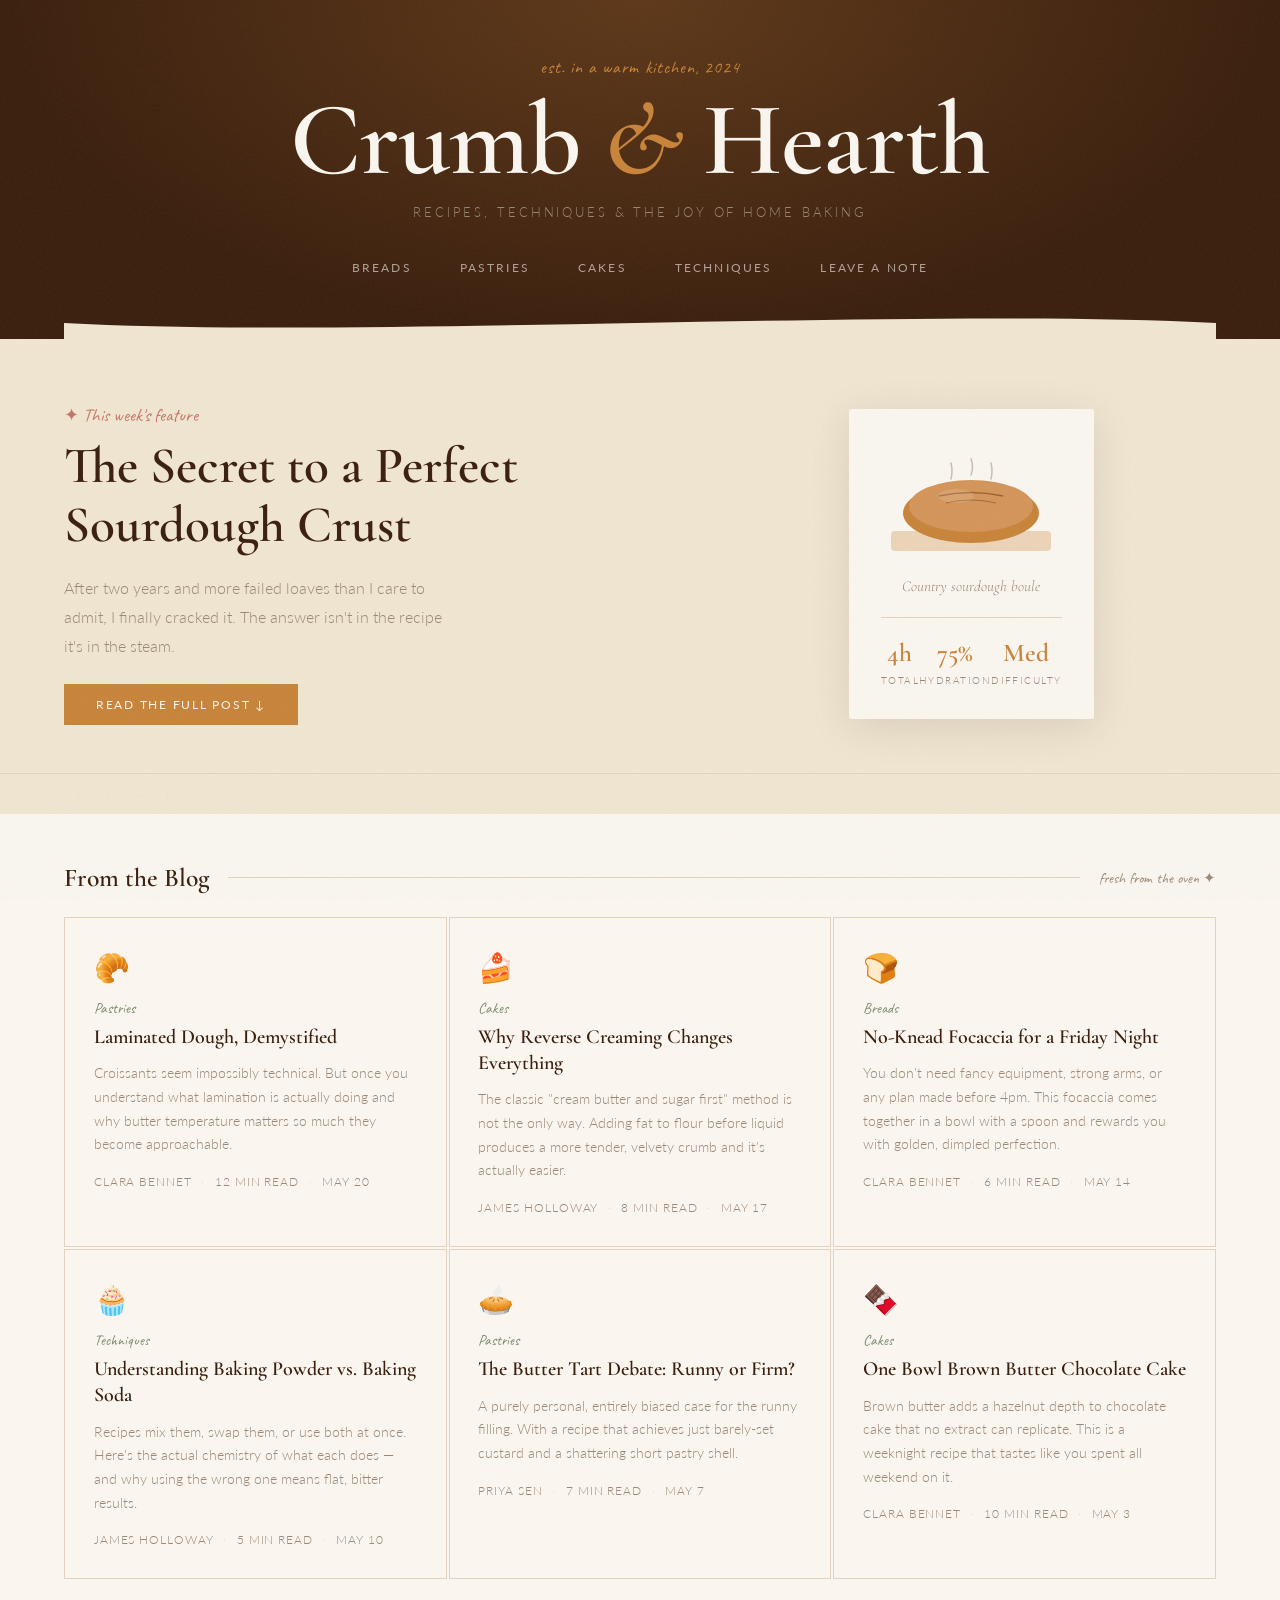
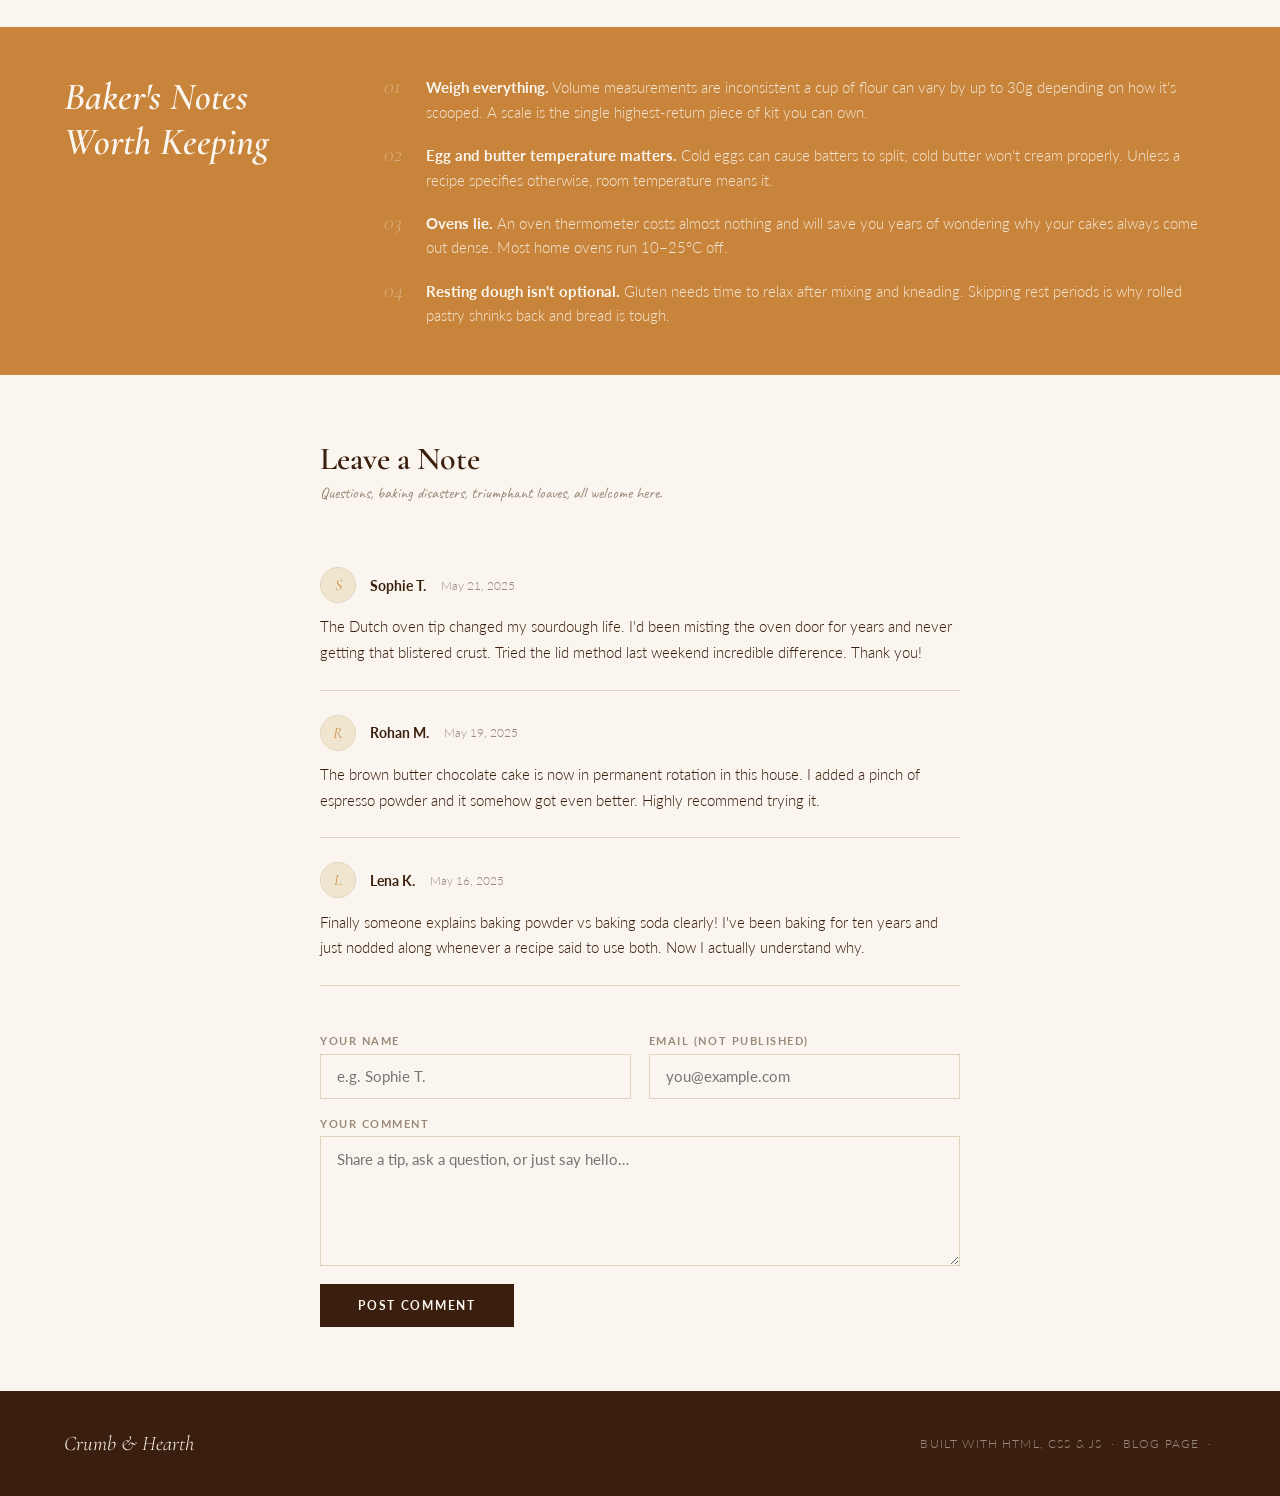
<file: index.html>
<!doctype html>
<html lang="en">
  <head>
    <meta charset="UTF-8" />
    <meta name="viewport" content="width=device-width, initial-scale=1.0" />
    <title>Crumb & Hearth - A Baking Blog</title>
    <link rel="preconnect" href="https://fonts.googleapis.com" />
    <link
      href="https://fonts.googleapis.com/css2?family=Cormorant+Garamond:ital,wght@0,400;0,600;1,400;1,600&family=Lato:wght@300;400;700&family=Caveat:wght@500&display=swap"
      rel="stylesheet"
    />
    <link rel="stylesheet" href="style.css" />
  </head>
  <body>
    <!-- HEADER -->
    <header>
      <p class="header-eyebrow">est. in a warm kitchen, 2024</p>
      <h1>Crumb <em>&</em> Hearth</h1>
      <p class="sub">Recipes, techniques &amp; the joy of home baking</p>
      <nav>
        <a href="#">Breads</a>
        <a href="#">Pastries</a>
        <a href="#">Cakes</a>
        <a href="#">Techniques</a>
        <a href="#leave-a-note">Leave a Note</a>
      </nav>
      <svg
        class="wave-divider"
        viewBox="0 0 1440 40"
        preserveAspectRatio="none"
        xmlns="http://www.w3.org/2000/svg"
      >
        <path
          d="M0,20 C360,40 1080,0 1440,20 L1440,40 L0,40 Z"
          fill="#f0e6d0"
        />
      </svg>
    </header>

    <!-- HERO -->
    <section class="hero">
      <div class="hero-text">
        <span class="tag">✦ This week's feature</span>
        <h2>
          <a href="#" onclick="toggleFull(event, 'hero-full')"
            >The Secret to a Perfect Sourdough Crust</a
          >
        </h2>
        <p>
          After two years and more failed loaves than I care to admit, I finally
          cracked it. The answer isn't in the recipe it's in the steam.
        </p>
        <div class="post-full-text" id="hero-full">
          The oven spring that dramatic bloom your loaf takes in the first ten
          minutes of baking happens only when the surface of the dough stays
          moist enough to keep expanding. A dry oven sets the crust too early,
          and you get a dense, pale brick. The solution bakers have used for
          centuries is steam. At home, the simplest method is a Dutch oven: the
          lid traps the bread's own moisture, creating a micro-steam
          environment. Remove the lid for the final twenty minutes to brown and
          blister. The result? A deep mahogany crust that shatters when you cut
          it, with a chewy, open crumb that makes even plain butter taste like
          something worth writing home about.
        </div>
        <button
          class="read-btn"
          onclick="toggleFull(event, 'hero-full')"
          id="btn-hero-full"
        >
          Read the full post ↓
        </button>
      </div>
      <div class="hero-visual">
        <div class="bread-card">
          <!-- Illustrated sourdough loaf -->
          <svg viewBox="0 0 180 120" xmlns="http://www.w3.org/2000/svg">
            <!-- cutting board -->
            <rect
              x="10"
              y="90"
              width="160"
              height="20"
              rx="4"
              fill="#c8843a"
              opacity="0.3"
            />
            <!-- loaf body -->
            <ellipse cx="90" cy="72" rx="68" ry="30" fill="#c8843a" />
            <ellipse cx="90" cy="65" rx="62" ry="26" fill="#d4955a" />
            <!-- score marks -->
            <path
              d="M58,55 Q90,48 122,55"
              stroke="#7a4019"
              stroke-width="1.5"
              fill="none"
              opacity="0.6"
            />
            <path
              d="M65,62 Q90,56 115,62"
              stroke="#7a4019"
              stroke-width="1.2"
              fill="none"
              opacity="0.5"
            />
            <!-- highlight -->
            <ellipse
              cx="75"
              cy="55"
              rx="18"
              ry="7"
              fill="white"
              opacity="0.12"
            />
            <!-- steam wisps -->
            <path
              d="M70,38 Q72,30 70,22"
              stroke="#9a8878"
              stroke-width="1.5"
              fill="none"
              stroke-linecap="round"
              opacity="0.5"
            />
            <path
              d="M90,34 Q93,26 90,18"
              stroke="#9a8878"
              stroke-width="1.5"
              fill="none"
              stroke-linecap="round"
              opacity="0.5"
            />
            <path
              d="M110,38 Q112,30 110,22"
              stroke="#9a8878"
              stroke-width="1.5"
              fill="none"
              stroke-linecap="round"
              opacity="0.5"
            />
          </svg>
          <p
            style="
              font-family: &quot;Cormorant Garamond&quot;, serif;
              font-style: italic;
              font-size: 0.95rem;
              color: var(--muted);
              margin-top: 0.8rem;
            "
          >
            Country sourdough boule
          </p>
          <div class="recipe-stats">
            <div class="stat">
              <span class="val">4h</span><span class="lbl">Total</span>
            </div>
            <div class="stat">
              <span class="val">75%</span><span class="lbl">Hydration</span>
            </div>
            <div class="stat">
              <span class="val">Med</span><span class="lbl">Difficulty</span>
            </div>
          </div>
        </div>
      </div>
    </section>

    <!-- POST GRID -->

    <div id="blog-stats" class="blog-stats">
      <span class="stat-posts"></span>
      <span class="stats-dot">·</span>
      <span class="stat-mins"></span>
      <span class="stats-dot">·</span>
      <span class="stat-avg"></span>
      <span class="stats-dot">·</span>
      <span class="stat-age"></span>
      <span class="stats-dot">·</span>
      <span class="stat-longest"></span>
    </div>

    <div class="section-header">
      <h2>From the Blog</h2>
      <div class="line"></div>
      <span class="handwritten">fresh from the oven ✦</span>
    </div>

    <section class="posts-grid">
      <article class="post-card">
        <span class="icon">🥐</span>
        <span class="category">Pastries</span>
        <h3><a href="#">Laminated Dough, Demystified</a></h3>
        <p>
          Croissants seem impossibly technical. But once you understand what
          lamination is actually doing and why butter temperature matters so
          much they become approachable.
        </p>
        <div class="meta">
          <span>Clara Bennet</span><span class="dot">·</span
          ><span>12 min read</span><span class="dot">·</span><span>May 20</span>
        </div>
      </article>

      <article class="post-card">
        <span class="icon">🍰</span>
        <span class="category">Cakes</span>
        <h3><a href="#">Why Reverse Creaming Changes Everything</a></h3>
        <p>
          The classic "cream butter and sugar first" method is not the only way.
          Adding fat to flour before liquid produces a more tender, velvety
          crumb and it's actually easier.
        </p>
        <div class="meta">
          <span>James Holloway</span><span class="dot">·</span
          ><span>8 min read</span><span class="dot">·</span><span>May 17</span>
        </div>
      </article>

      <article class="post-card">
        <span class="icon">🍞</span>
        <span class="category">Breads</span>
        <h3><a href="#">No-Knead Focaccia for a Friday Night</a></h3>
        <p>
          You don't need fancy equipment, strong arms, or any plan made before
          4pm. This focaccia comes together in a bowl with a spoon and rewards
          you with golden, dimpled perfection.
        </p>
        <div class="meta">
          <span>Clara Bennet</span><span class="dot">·</span
          ><span>6 min read</span><span class="dot">·</span><span>May 14</span>
        </div>
      </article>

      <article class="post-card">
        <span class="icon">🧁</span>
        <span class="category">Techniques</span>
        <h3><a href="#">Understanding Baking Powder vs. Baking Soda</a></h3>
        <p>
          Recipes mix them, swap them, or use both at once. Here's the actual
          chemistry of what each does — and why using the wrong one means flat,
          bitter results.
        </p>
        <div class="meta">
          <span>James Holloway</span><span class="dot">·</span
          ><span>5 min read</span><span class="dot">·</span><span>May 10</span>
        </div>
      </article>

      <article class="post-card">
        <span class="icon">🥧</span>
        <span class="category">Pastries</span>
        <h3><a href="#">The Butter Tart Debate: Runny or Firm?</a></h3>
        <p>
          A purely personal, entirely biased case for the runny filling. With a
          recipe that achieves just barely-set custard and a shattering short
          pastry shell.
        </p>
        <div class="meta">
          <span>Priya Sen</span><span class="dot">·</span><span>7 min read</span
          ><span class="dot">·</span><span>May 7</span>
        </div>
      </article>

      <article class="post-card">
        <span class="icon">🍫</span>
        <span class="category">Cakes</span>
        <h3><a href="#">One Bowl Brown Butter Chocolate Cake</a></h3>
        <p>
          Brown butter adds a hazelnut depth to chocolate cake that no extract
          can replicate. This is a weeknight recipe that tastes like you spent
          all weekend on it.
        </p>
        <div class="meta">
          <span>Clara Bennet</span><span class="dot">·</span
          ><span>10 min read</span><span class="dot">·</span><span>May 3</span>
        </div>
      </article>
    </section>

    <!-- TIPS BAND -->
    <section class="tips-band">
      <h2>Baker's Notes Worth Keeping</h2>
      <ul class="tips-list">
        <li>
          <span class="tip-num">01</span>
          <span
            ><strong style="color: #faf6ef">Weigh everything.</strong> Volume
            measurements are inconsistent a cup of flour can vary by up to 30g
            depending on how it's scooped. A scale is the single highest-return
            piece of kit you can own.</span
          >
        </li>
        <li>
          <span class="tip-num">02</span>
          <span
            ><strong style="color: #faf6ef"
              >Egg and butter temperature matters.</strong
            >
            Cold eggs can cause batters to split; cold butter won't cream
            properly. Unless a recipe specifies otherwise, room temperature
            means it.</span
          >
        </li>
        <li>
          <span class="tip-num">03</span>
          <span
            ><strong style="color: #faf6ef">Ovens lie.</strong> An oven
            thermometer costs almost nothing and will save you years of
            wondering why your cakes always come out dense. Most home ovens run
            10–25°C off.</span
          >
        </li>
        <li>
          <span class="tip-num">04</span>
          <span
            ><strong style="color: #faf6ef"
              >Resting dough isn't optional.</strong
            >
            Gluten needs time to relax after mixing and kneading. Skipping rest
            periods is why rolled pastry shrinks back and bread is tough.</span
          >
        </li>
      </ul>
    </section>

    <!-- COMMENTS -->
    <div id="leave-a-note">
      <div class="comment-wrap">
        <h2>Leave a Note</h2>
        <p class="subtext">
          Questions, baking disasters, triumphant loaves, all welcome here.
        </p>

        <div class="existing-comments" id="comments-list">
          <div class="comment-item">
            <div class="comment-header">
              <div class="c-avatar">S</div>
              <span class="c-name">Sophie T.</span>
              <span class="c-date">May 21, 2025</span>
            </div>
            <p class="c-body">
              The Dutch oven tip changed my sourdough life. I'd been misting the
              oven door for years and never getting that blistered crust. Tried
              the lid method last weekend incredible difference. Thank you!
            </p>
          </div>
          <div class="comment-item">
            <div class="comment-header">
              <div class="c-avatar">R</div>
              <span class="c-name">Rohan M.</span>
              <span class="c-date">May 19, 2025</span>
            </div>
            <p class="c-body">
              The brown butter chocolate cake is now in permanent rotation in
              this house. I added a pinch of espresso powder and it somehow got
              even better. Highly recommend trying it.
            </p>
          </div>
          <div class="comment-item">
            <div class="comment-header">
              <div class="c-avatar">L</div>
              <span class="c-name">Lena K.</span>
              <span class="c-date">May 16, 2025</span>
            </div>
            <p class="c-body">
              Finally someone explains baking powder vs baking soda clearly!
              I've been baking for ten years and just nodded along whenever a
              recipe said to use both. Now I actually understand why.
            </p>
          </div>
        </div>

        <form class="comment-form" onsubmit="postComment(event)">
          <div class="form-row">
            <div class="form-group">
              <label for="cname">Your Name</label>
              <input
                type="text"
                id="cname"
                placeholder="e.g. Sophie T."
                required
              />
            </div>
            <div class="form-group">
              <label for="cemail">Email (not published)</label>
              <input
                type="email"
                id="cemail"
                placeholder="you@example.com"
                required
              />
            </div>
          </div>
          <div class="form-group">
            <label for="cbody">Your Comment</label>
            <textarea
              id="cbody"
              placeholder="Share a tip, ask a question, or just say hello…"
              required
            ></textarea>
          </div>
          <button class="btn-post" type="submit">Post Comment</button>
          <div class="confirm" id="confirm">
            ✓ &nbsp;Thanks! Your comment will appear after a quick review.
          </div>
        </form>
      </div>
    </div>

    <!-- FOOTER -->
    <footer>
      <span class="footer-brand">Crumb &amp; Hearth</span>
      <span class="footer-note"
        >Built with HTML, CSS &amp; JS &nbsp;·&nbsp; Blog page &nbsp;·&nbsp;
        <span id="yr"></span
      ></span>
    </footer>

    <script src="script.js"></script>
  </body>
</html>
</file>
<file: style.css>
:root {
  --flour: #faf6ef;
  --dough: #f0e6d0;
  --crust: #c8843a;
  --burnt: #7a4019;
  --chocolate: #3b1f0e;
  --sage: #7a8c6e;
  --rose: #c4756a;
  --muted: #9a8878;
  --rule: #e0d4be;
}

*,
*::before,
*::after {
  box-sizing: border-box;
  margin: 0;
  padding: 0;
}

html {
  scroll-behavior: smooth;
}

body {
  background: var(--flour);
  color: var(--chocolate);
  font-family: "Lato", sans-serif;
  font-weight: 300;
  overflow-x: hidden;
}

/*GRAIN TEXTURE*/
body::after {
  content: "";
  position: fixed;
  inset: 0;
  pointer-events: none;
  z-index: 999;
  background-image: url("data:image/svg+xml,%3Csvg viewBox='0 0 512 512' xmlns='http://www.w3.org/2000/svg'%3E%3Cfilter id='g'%3E%3CfeTurbulence type='fractalNoise' baseFrequency='0.75' numOctaves='4' stitchTiles='stitch'/%3E%3C/filter%3E%3Crect width='100%25' height='100%25' filter='url(%23g)' opacity='0.035'/%3E%3C/svg%3E");
}

/*WAVY DIVIDER SVG*/
.wave-divider {
  display: block;
  width: 100%;
  line-height: 0;
}

/*HEADER*/
header {
  background: var(--chocolate);
  color: var(--flour);
  text-align: center;
  padding: 3.5rem clamp(1.5rem, 5vw, 4rem) 0;
  position: relative;
  overflow: hidden;
}
header::before {
  content: "";
  position: absolute;
  inset: 0;
  background: radial-gradient(
    ellipse at 50% 0%,
    rgba(200, 132, 58, 0.25) 0%,
    transparent 70%
  );
  pointer-events: none;
}
.header-eyebrow {
  font-family: "Caveat", cursive;
  font-size: 1.1rem;
  color: var(--crust);
  letter-spacing: 0.06em;
  margin-bottom: 0.6rem;
  opacity: 0;
  animation: fadeDown 0.6s 0.1s ease forwards;
}
header h1 {
  font-family: "Cormorant Garamond", serif;
  font-size: clamp(3.2rem, 9vw, 6.5rem);
  font-weight: 600;
  letter-spacing: -0.01em;
  line-height: 1;
  color: var(--flour);
  opacity: 0;
  animation: fadeDown 0.7s 0.2s ease forwards;
}
header h1 em {
  font-style: italic;
  color: var(--crust);
}
header .sub {
  font-size: 0.82rem;
  letter-spacing: 0.22em;
  text-transform: uppercase;
  color: rgba(250, 246, 239, 0.45);
  margin-top: 0.8rem;
  opacity: 0;
  animation: fadeDown 0.7s 0.35s ease forwards;
}
nav {
  display: flex;
  justify-content: center;
  gap: clamp(1.5rem, 4vw, 3rem);
  margin-top: 2.5rem;
  padding-bottom: 2rem;
  opacity: 0;
  animation: fadeDown 0.6s 0.45s ease forwards;
}
nav a {
  font-size: 0.75rem;
  letter-spacing: 0.18em;
  text-transform: uppercase;
  color: rgba(250, 246, 239, 0.6);
  text-decoration: none;
  font-weight: 400;
  transition: color 0.2s;
}
nav a:hover {
  color: var(--crust);
}

/*HERO*/
.hero {
  background: var(--dough);
  padding: 4rem clamp(1.5rem, 5vw, 4rem) 3rem;
  display: grid;
  grid-template-columns: 1.1fr 0.9fr;
  gap: 4rem;
  align-items: center;
}
.hero-text .tag {
  font-family: "Caveat", cursive;
  font-size: 1.15rem;
  color: var(--rose);
  margin-bottom: 0.6rem;
  display: block;
}
.hero-text h2 {
  font-family: "Cormorant Garamond", serif;
  font-size: clamp(2rem, 4.5vw, 3.2rem);
  font-weight: 600;
  line-height: 1.15;
  opacity: 0;
  animation: fadeUp 0.7s 0.5s ease forwards;
}
.hero-text h2 a {
  text-decoration: none;
  color: var(--chocolate);
}
.hero-text h2 a:hover {
  color: var(--crust);
}
.hero-text p {
  font-size: 1rem;
  line-height: 1.8;
  color: var(--muted);
  margin-top: 1.2rem;
  max-width: 44ch;
  opacity: 0;
  animation: fadeUp 0.7s 0.65s ease forwards;
}
.post-full-text {
  max-height: 0;
  overflow: hidden;
  transition: max-height 0.5s ease;
  font-size: 0.95rem;
  line-height: 1.8;
  color: var(--muted);
}
.post-full-text.open {
  max-height: 800px;
  margin-top: 1rem;
}
.read-btn {
  margin-top: 1.5rem;
  display: inline-block;
  background: var(--crust);
  color: var(--flour);
  border: none;
  padding: 0.8rem 2rem;
  font-family: "Lato", sans-serif;
  font-size: 0.78rem;
  letter-spacing: 0.14em;
  text-transform: uppercase;
  cursor: pointer;
  transition: background 0.25s;
  opacity: 0;
  animation: fadeUp 0.6s 0.8s ease forwards;
}
.read-btn:hover {
  background: var(--burnt);
}

/*illustrated loaf SVG card*/
.hero-visual {
  display: flex;
  align-items: center;
  justify-content: center;
  opacity: 0;
  animation: fadeUp 0.8s 0.4s ease forwards;
}
.bread-card {
  background: var(--flour);
  border-radius: 2px;
  padding: 2rem;
  box-shadow: 0 8px 40px rgba(59, 31, 14, 0.12);
  text-align: center;
  max-width: 300px;
}
.bread-card svg {
  width: 180px;
  height: 120px;
}
.bread-card .recipe-stats {
  display: flex;
  justify-content: space-around;
  border-top: 1px solid var(--rule);
  margin-top: 1.4rem;
  padding-top: 1.2rem;
}
.bread-card .stat {
  text-align: center;
}
.bread-card .stat .val {
  font-family: "Cormorant Garamond", serif;
  font-size: 1.6rem;
  font-weight: 600;
  color: var(--crust);
  display: block;
}
.bread-card .stat .lbl {
  font-size: 0.65rem;
  letter-spacing: 0.14em;
  text-transform: uppercase;
  color: var(--muted);
}

/*BLOG STATS BAR*/
.blog-stats {
  background: var(--dough);
  border-top: 1px solid var(--rule);
  padding: 0.85rem clamp(1.5rem, 5vw, 4rem);
  display: flex;
  flex-wrap: wrap;
  gap: 0.5rem 0.8rem;
  align-items: center;
  font-size: 0.72rem;
  letter-spacing: 0.1em;
  text-transform: uppercase;
  color: var(--muted);
}
.blog-stats .stats-dot {
  color: var(--rule);
}
.blog-stats .stat-longest {
  font-style: italic;
  text-transform: none;
  letter-spacing: 0;
}

/*RECIPE GRID*/
.section-header {
  display: flex;
  align-items: center;
  gap: 1.2rem;
  padding: 3rem clamp(1.5rem, 5vw, 4rem) 1.5rem;
}
.section-header h2 {
  font-family: "Cormorant Garamond", serif;
  font-size: 1.6rem;
  font-weight: 600;
  white-space: nowrap;
}
.section-header .line {
  flex: 1;
  height: 1px;
  background: var(--rule);
}
.section-header .handwritten {
  font-family: "Caveat", cursive;
  font-size: 0.95rem;
  color: var(--muted);
  white-space: nowrap;
}

.posts-grid {
  display: grid;
  grid-template-columns: repeat(3, 1fr);
  gap: 2px;
  padding: 0 clamp(1.5rem, 5vw, 4rem) 3rem;
}
.post-card {
  background: var(--flour);
  padding: 2rem 1.8rem;
  border: 1px solid var(--rule);
  transition:
    transform 0.25s,
    box-shadow 0.25s;
  opacity: 0;
  animation: fadeUp 0.5s ease forwards;
  cursor: pointer;
}
.post-card:nth-child(1) {
  animation-delay: 0.05s;
}
.post-card:nth-child(2) {
  animation-delay: 0.15s;
}
.post-card:nth-child(3) {
  animation-delay: 0.25s;
}
.post-card:nth-child(4) {
  animation-delay: 0.35s;
}
.post-card:nth-child(5) {
  animation-delay: 0.45s;
}
.post-card:nth-child(6) {
  animation-delay: 0.55s;
}
.post-card:hover {
  transform: translateY(-4px);
  box-shadow: 0 10px 30px rgba(59, 31, 14, 0.1);
}

.post-card .icon {
  font-size: 1.8rem;
  margin-bottom: 0.8rem;
  display: block;
}
.post-card .category {
  font-family: "Caveat", cursive;
  font-size: 0.95rem;
  color: var(--sage);
  display: block;
  margin-bottom: 0.4rem;
}
.post-card h3 {
  font-family: "Cormorant Garamond", serif;
  font-size: 1.25rem;
  font-weight: 600;
  line-height: 1.3;
  margin-bottom: 0.7rem;
}
.post-card h3 a {
  text-decoration: none;
  color: var(--chocolate);
}
.post-card h3 a:hover {
  color: var(--crust);
}
.post-card p {
  font-size: 0.87rem;
  line-height: 1.7;
  color: var(--muted);
}
.post-card .meta {
  margin-top: 1.2rem;
  font-size: 0.72rem;
  letter-spacing: 0.08em;
  text-transform: uppercase;
  color: var(--muted);
  display: flex;
  gap: 0.6rem;
  align-items: center;
}
.post-card .meta .dot {
  color: var(--rule);
}

/*TIPS BAND*/
.tips-band {
  background: var(--crust);
  color: var(--flour);
  padding: 3rem clamp(1.5rem, 5vw, 4rem);
  display: grid;
  grid-template-columns: auto 1fr;
  gap: 3rem;
  align-items: start;
}
.tips-band h2 {
  font-family: "Cormorant Garamond", serif;
  font-size: clamp(1.8rem, 3vw, 2.4rem);
  font-weight: 600;
  font-style: italic;
  line-height: 1.15;
  max-width: 16ch;
}
.tips-list {
  list-style: none;
  display: flex;
  flex-direction: column;
  gap: 1.2rem;
}
.tips-list li {
  display: flex;
  gap: 1rem;
  align-items: flex-start;
  font-size: 0.92rem;
  line-height: 1.65;
  color: rgba(250, 246, 239, 0.85);
  opacity: 0;
  animation: fadeUp 0.4s ease forwards;
}
.tips-list li:nth-child(1) {
  animation-delay: 0.1s;
}
.tips-list li:nth-child(2) {
  animation-delay: 0.2s;
}
.tips-list li:nth-child(3) {
  animation-delay: 0.3s;
}
.tips-list li:nth-child(4) {
  animation-delay: 0.4s;
}
.tips-list li .tip-num {
  font-family: "Cormorant Garamond", serif;
  font-size: 1.4rem;
  font-style: italic;
  color: rgba(250, 246, 239, 0.35);
  line-height: 1;
  min-width: 1.6rem;
}

/*COMMENT SECTION*/
.comment-wrap {
  max-width: 720px;
  margin: 0 auto;
  padding: 4rem clamp(1.5rem, 5vw, 2.5rem);
}
.comment-wrap > h2 {
  font-family: "Cormorant Garamond", serif;
  font-size: 2rem;
  font-weight: 600;
  margin-bottom: 0.3rem;
}
.comment-wrap > .subtext {
  font-family: "Caveat", cursive;
  font-size: 1rem;
  color: var(--muted);
  margin-bottom: 2.5rem;
}
.existing-comments {
  margin-bottom: 3rem;
}
.comment-item {
  padding: 1.5rem 0;
  border-bottom: 1px solid var(--rule);
  opacity: 0;
  animation: fadeUp 0.4s ease forwards;
}
.comment-item:nth-child(1) {
  animation-delay: 0.1s;
}
.comment-item:nth-child(2) {
  animation-delay: 0.2s;
}
.comment-item:nth-child(3) {
  animation-delay: 0.3s;
}
.comment-header {
  display: flex;
  align-items: center;
  gap: 0.9rem;
  margin-bottom: 0.7rem;
}
.c-avatar {
  width: 36px;
  height: 36px;
  border-radius: 50%;
  background: var(--dough);
  border: 1px solid var(--rule);
  display: flex;
  align-items: center;
  justify-content: center;
  font-family: "Cormorant Garamond", serif;
  font-size: 1rem;
  font-style: italic;
  color: var(--crust);
}
.c-name {
  font-weight: 700;
  font-size: 0.9rem;
}
.c-date {
  font-size: 0.72rem;
  color: var(--muted);
}
.c-body {
  font-size: 0.92rem;
  line-height: 1.75;
  color: var(--chocolate);
}

/*Comment Form*/
.comment-form {
  display: flex;
  flex-direction: column;
  gap: 1.1rem;
}
.form-row {
  display: grid;
  grid-template-columns: 1fr 1fr;
  gap: 1.1rem;
}
.form-group {
  display: flex;
  flex-direction: column;
  gap: 0.4rem;
}
.form-group label {
  font-size: 0.68rem;
  letter-spacing: 0.14em;
  text-transform: uppercase;
  color: var(--muted);
  font-weight: 700;
}
.form-group input,
.form-group textarea {
  background: var(--flour);
  border: 1px solid var(--rule);
  color: var(--chocolate);
  font-family: "Lato", sans-serif;
  font-size: 0.92rem;
  padding: 0.8rem 1rem;
  outline: none;
  transition:
    border-color 0.2s,
    background 0.2s;
  resize: vertical;
}
.form-group input:focus,
.form-group textarea:focus {
  border-color: var(--crust);
  background: #fff;
}
.form-group textarea {
  min-height: 130px;
}
.btn-post {
  align-self: flex-start;
  background: var(--chocolate);
  color: var(--flour);
  border: none;
  padding: 0.9rem 2.4rem;
  font-family: "Lato", sans-serif;
  font-size: 0.75rem;
  letter-spacing: 0.14em;
  text-transform: uppercase;
  cursor: pointer;
  transition: background 0.2s;
  font-weight: 700;
}
.btn-post:hover {
  background: var(--burnt);
}
.confirm {
  display: none;
  background: var(--dough);
  border-left: 3px solid var(--sage);
  padding: 1rem 1.2rem;
  font-size: 0.88rem;
  color: var(--chocolate);
  margin-top: 0.5rem;
}
.confirm.show {
  display: block;
}

/*FOOTER*/
footer {
  background: var(--chocolate);
  color: rgba(250, 246, 239, 0.5);
  padding: 2.5rem clamp(1.5rem, 5vw, 4rem);
  display: flex;
  justify-content: space-between;
  align-items: center;
  flex-wrap: wrap;
  gap: 1rem;
}
.footer-brand {
  font-family: "Cormorant Garamond", serif;
  font-size: 1.3rem;
  font-style: italic;
  color: var(--flour);
}
.footer-note {
  font-size: 0.72rem;
  letter-spacing: 0.1em;
  text-transform: uppercase;
}

/*ANIMATIONS*/
@keyframes fadeDown {
  from {
    opacity: 0;
    transform: translateY(-14px);
  }
  to {
    opacity: 1;
    transform: translateY(0);
  }
}
@keyframes fadeUp {
  from {
    opacity: 0;
    transform: translateY(16px);
  }
  to {
    opacity: 1;
    transform: translateY(0);
  }
}

/*RESPONSIVE*/
@media (max-width: 860px) {
  .hero {
    grid-template-columns: 1fr;
  }
  .hero-visual {
    display: none;
  }
  .posts-grid {
    grid-template-columns: 1fr 1fr;
  }
  .tips-band {
    grid-template-columns: 1fr;
    gap: 1.5rem;
  }
  .form-row {
    grid-template-columns: 1fr;
  }
}
@media (max-width: 540px) {
  .posts-grid {
    grid-template-columns: 1fr;
  }
}
</file>
